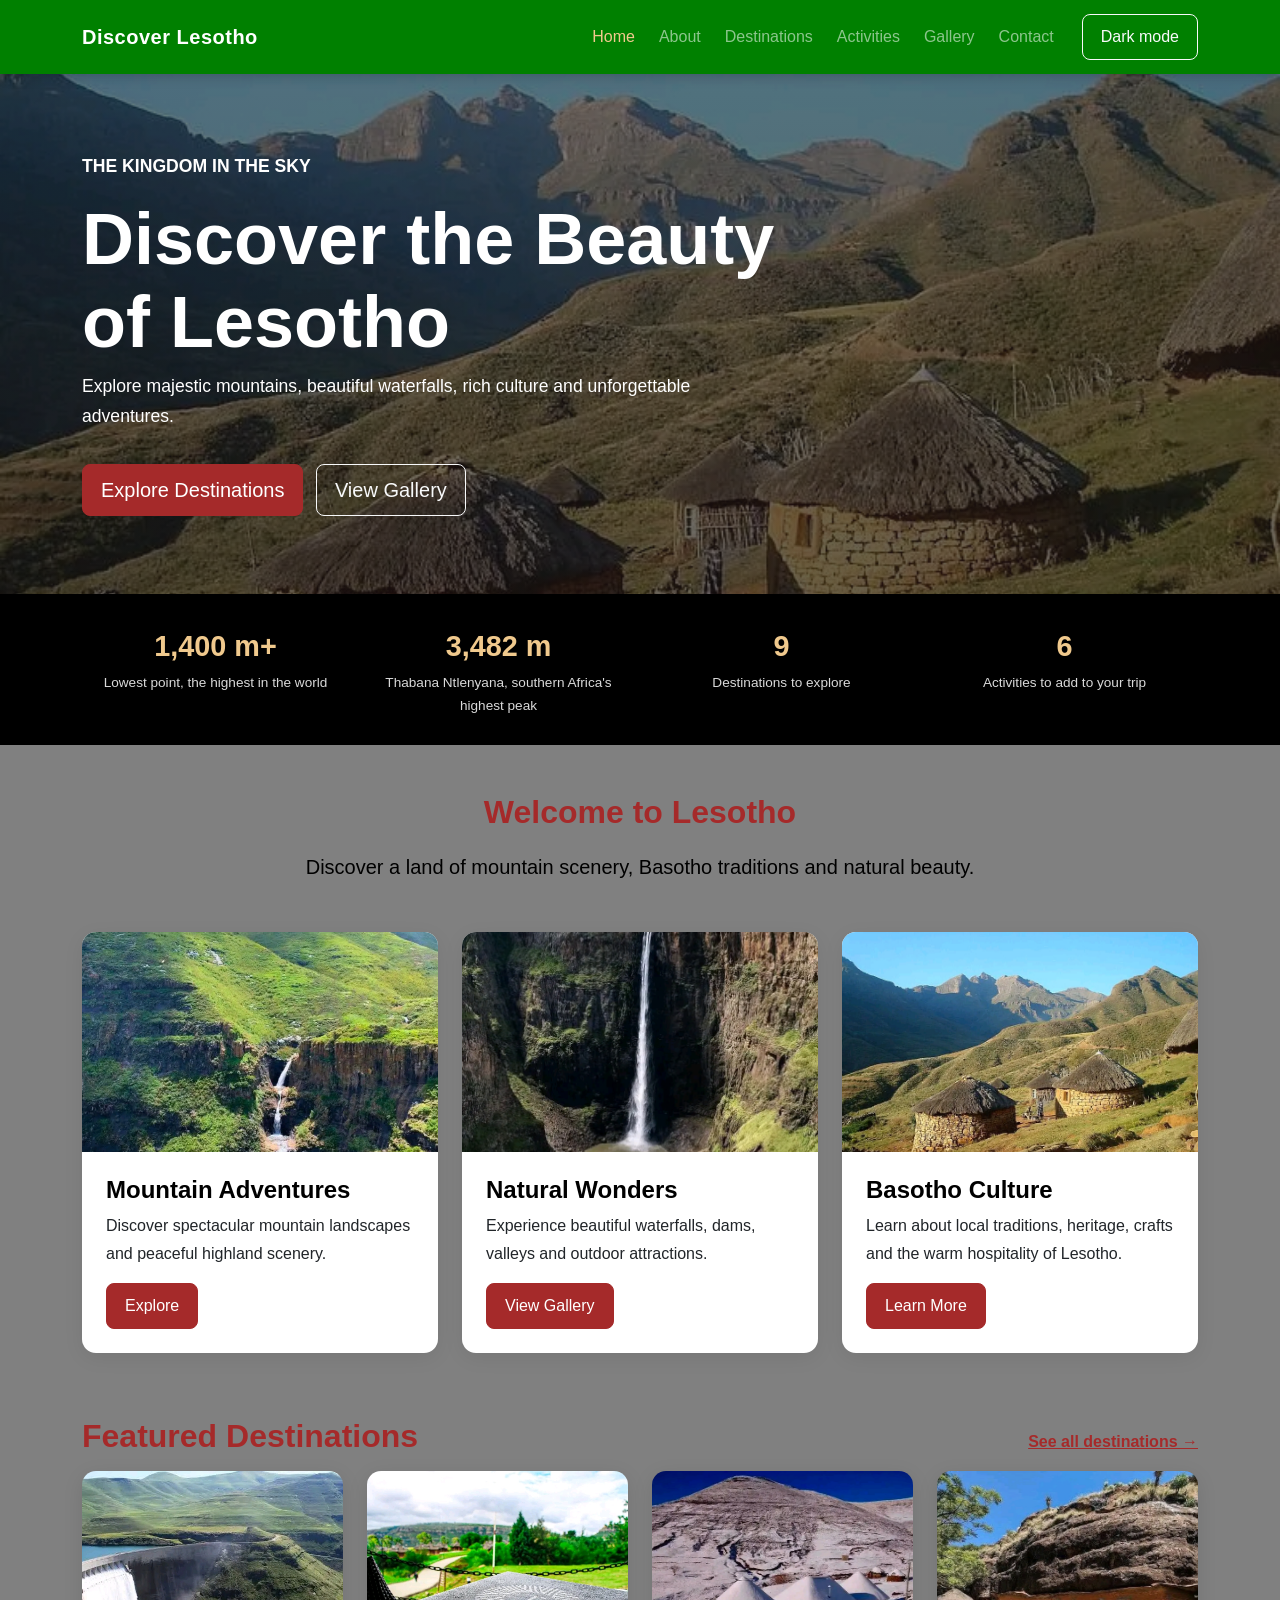
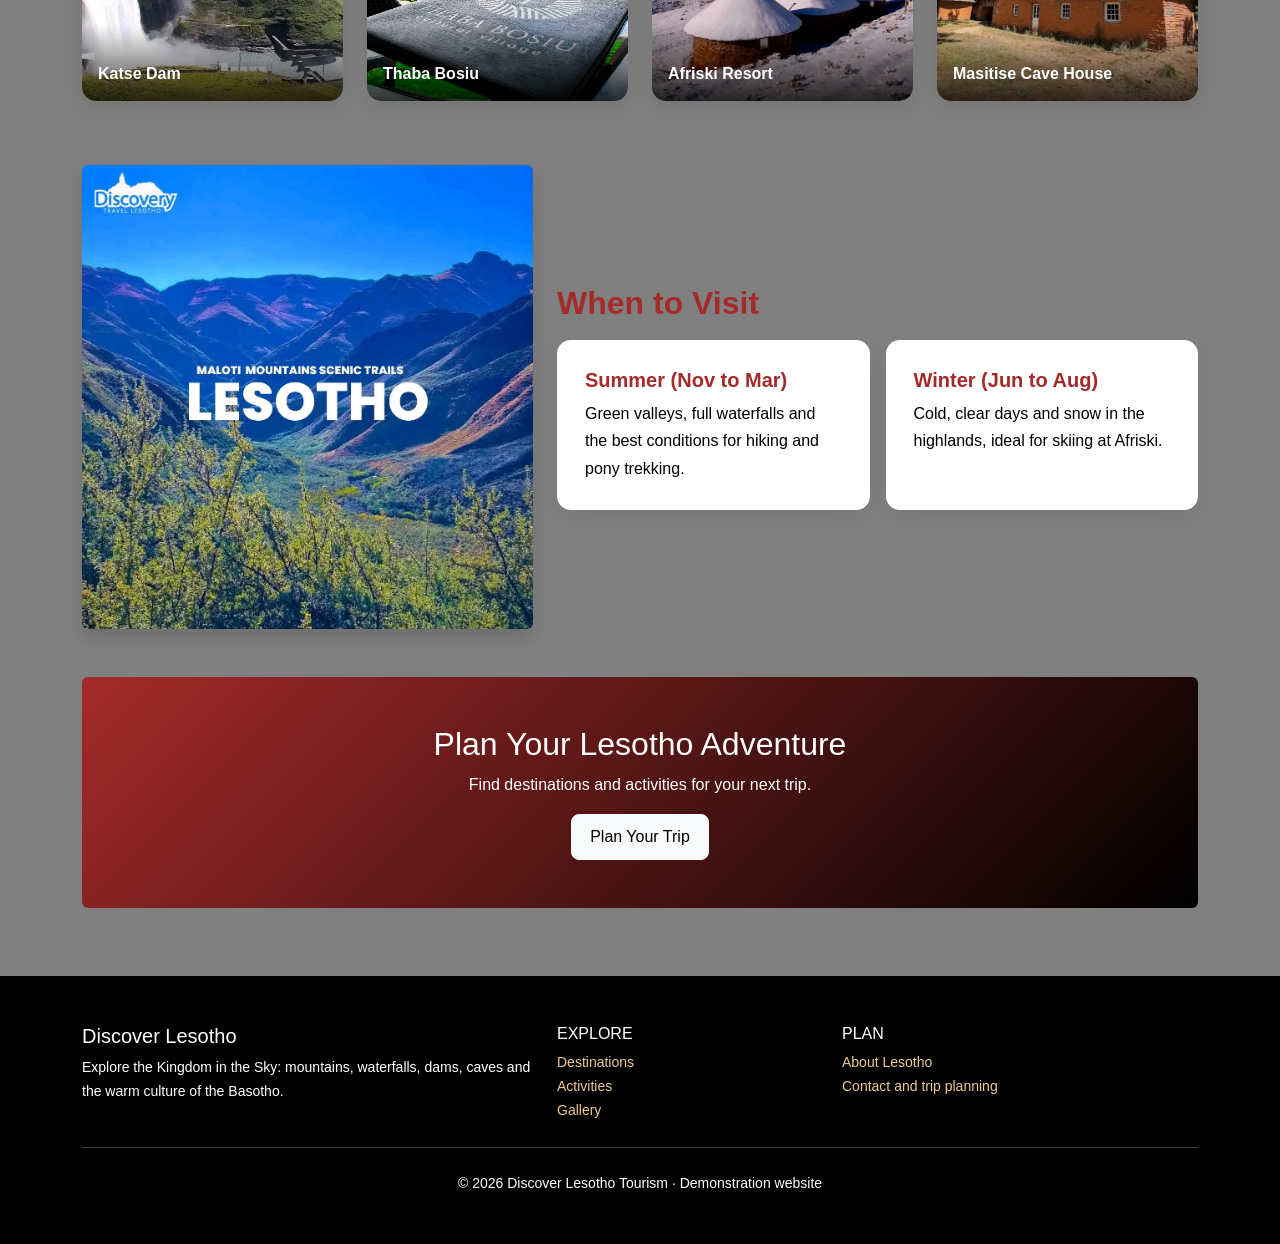
<file: index.html>
<!DOCTYPE html>
<html lang="en">
<head>
    <meta charset="UTF-8">
    <meta name="viewport" content="width=device-width, initial-scale=1.0">
    <title>Discover Lesotho | Home</title>
    <meta name="description" content="Explore Lesotho, the Kingdom in the Sky: mountains, waterfalls, dams, caves and Basotho culture.">
    <link href="https://cdn.jsdelivr.net/npm/bootstrap@5.3.3/dist/css/bootstrap.min.css" rel="stylesheet">
    <link rel="stylesheet" href="style.css">
</head>
<body>
    <a class="visually-hidden-focusable skip-link" href="#main">Skip to content</a>
    <nav class="navbar navbar-expand-lg navbar-dark sticky-top">
        <div class="container">
            <a class="navbar-brand fw-bold" href="index.html">Discover Lesotho</a>
            <button class="navbar-toggler" data-bs-toggle="collapse" data-bs-target="#menu" aria-controls="menu" aria-expanded="false" aria-label="Toggle navigation">
                <span class="navbar-toggler-icon"></span>
            </button>
            <div class="collapse navbar-collapse" id="menu">
                <ul class="navbar-nav ms-auto">
                    <li class="nav-item"><a class="nav-link active" href="index.html" aria-current="page">Home</a></li>
                    <li class="nav-item"><a class="nav-link" href="about.html">About</a></li>
                    <li class="nav-item"><a class="nav-link" href="destinations.html">Destinations</a></li>
                    <li class="nav-item"><a class="nav-link" href="activities.html">Activities</a></li>
                    <li class="nav-item"><a class="nav-link" href="gallery.html">Gallery</a></li>
                    <li class="nav-item"><a class="nav-link" href="contact.html">Contact</a></li>
                </ul>
                <button id="themeToggle" class="btn btn-outline-light ms-lg-3" type="button">Dark mode</button>
            </div>
        </div>
    </nav>

    <header class="hero">
        <div class="hero-content container">
            <p class="text-uppercase fw-bold">The Kingdom in the Sky</p>
            <h1>Discover the Beauty of Lesotho</h1>
            <p>Explore majestic mountains, beautiful waterfalls, rich culture and unforgettable adventures.</p>
            <a href="destinations.html" class="btn btn-primary btn-lg mt-3 me-2">Explore Destinations</a>
            <a href="gallery.html" class="btn btn-outline-light btn-lg mt-3">View Gallery</a>
        </div>
    </header>

    <section class="stats-strip">
        <div class="container">
            <div class="row text-center g-3">
                <div class="col-6 col-md-3">
                    <strong>1,400 m+</strong>
                    <span>Lowest point, the highest in the world</span>
                </div>
                <div class="col-6 col-md-3">
                    <strong>3,482 m</strong>
                    <span>Thabana Ntlenyana, southern Africa's highest peak</span>
                </div>
                <div class="col-6 col-md-3">
                    <strong>9</strong>
                    <span>Destinations to explore</span>
                </div>
                <div class="col-6 col-md-3">
                    <strong>6</strong>
                    <span>Activities to add to your trip</span>
                </div>
            </div>
        </div>
    </section>

    <main id="main" class="container py-5">
        <section class="text-center mb-5">
            <h2 class="section-title">Welcome to Lesotho</h2>
            <p class="lead mx-auto" style="max-width:720px">Discover a land of mountain scenery, Basotho traditions and natural beauty.</p>
        </section>

        <div class="row g-4">
            <div class="col-md-4">
                <div class="card h-100">
                    <img src="Maluti_mountain.jpg" class="card-img-top" alt="Green Maluti mountain valleys with a waterfall" loading="lazy">
                    <div class="card-body">
                        <h3 class="card-title h4">Mountain Adventures</h3>
                        <p class="card-text">Discover spectacular mountain landscapes and peaceful highland scenery.</p>
                        <a href="destinations.html" class="btn btn-primary">Explore</a>
                    </div>
                </div>
            </div>
            <div class="col-md-4">
                <div class="card h-100">
                    <img src="Malitsunyane.jpg" class="card-img-top" alt="Maletsunyane Falls dropping into a gorge" loading="lazy">
                    <div class="card-body">
                        <h3 class="card-title h4">Natural Wonders</h3>
                        <p class="card-text">Experience beautiful waterfalls, dams, valleys and outdoor attractions.</p>
                        <a href="gallery.html" class="btn btn-primary">View Gallery</a>
                    </div>
                </div>
            </div>
            <div class="col-md-4">
                <div class="card h-100">
                    <img src="Basotho_highland.jpg" class="card-img-top" alt="Traditional Basotho stone huts with thatched roofs" loading="lazy">
                    <div class="card-body">
                        <h3 class="card-title h4">Basotho Culture</h3>
                        <p class="card-text">Learn about local traditions, heritage, crafts and the warm hospitality of Lesotho.</p>
                        <a href="about.html" class="btn btn-primary">Learn More</a>
                    </div>
                </div>
            </div>
        </div>

        <section class="mt-5 pt-3">
            <div class="d-flex flex-wrap justify-content-between align-items-end mb-3">
                <h2 class="section-title mb-0">Featured Destinations</h2>
                <a href="destinations.html" class="fw-semibold">See all destinations &rarr;</a>
            </div>
            <div class="row g-4">
                <div class="col-md-6 col-lg-3">
                    <a class="tile" href="destinations.html">
                        <img src="Katse_dam.jpg" alt="Katse Dam wall releasing water" loading="lazy">
                        <span>Katse Dam</span>
                    </a>
                </div>
                <div class="col-md-6 col-lg-3">
                    <a class="tile" href="destinations.html">
                        <img src="Thaba_busiu.jpg" alt="Thaba Bosiu Cultural Village" loading="lazy">
                        <span>Thaba Bosiu</span>
                    </a>
                </div>
                <div class="col-md-6 col-lg-3">
                    <a class="tile" href="destinations.html">
                        <img src="Afriski.jpg" alt="Snow-covered huts at Afriski" loading="lazy">
                        <span>Afriski Resort</span>
                    </a>
                </div>
                <div class="col-md-6 col-lg-3">
                    <a class="tile" href="destinations.html">
                        <img src="Masitise_cave.jpg" alt="Masitise Cave House" loading="lazy">
                        <span>Masitise Cave House</span>
                    </a>
                </div>
            </div>
        </section>

        <section class="mt-5 pt-3">
            <div class="row g-4 align-items-center">
                <div class="col-lg-5">
                    <img src="Lesotho.jpg" class="img-fluid rounded shadow" alt="Maloti Mountains scenic trails" loading="lazy">
                </div>
                <div class="col-lg-7">
                    <h2 class="section-title">When to Visit</h2>
                    <div class="row g-3">
                        <div class="col-sm-6">
                            <div class="info-card">
                                <h3 class="h5">Summer (Nov to Mar)</h3>
                                <p class="mb-0">Green valleys, full waterfalls and the best conditions for hiking and pony trekking.</p>
                            </div>
                        </div>
                        <div class="col-sm-6">
                            <div class="info-card">
                                <h3 class="h5">Winter (Jun to Aug)</h3>
                                <p class="mb-0">Cold, clear days and snow in the highlands, ideal for skiing at Afriski.</p>
                            </div>
                        </div>
                    </div>
                </div>
            </div>
        </section>

        <section class="cta-section text-center mt-5 p-5 rounded">
            <h2>Plan Your Lesotho Adventure</h2>
            <p>Find destinations and activities for your next trip.</p>
            <a href="activities.html" class="btn btn-light">Plan Your Trip</a>
        </section>
    </main>

    <footer class="site-footer p-4 p-md-5">
        <div class="container">
            <div class="row g-4">
                <div class="col-md-5">
                    <h2 class="h5">Discover Lesotho</h2>
                    <p class="mb-0 small">Explore the Kingdom in the Sky: mountains, waterfalls, dams, caves and the warm culture of the Basotho.</p>
                </div>
                <div class="col-6 col-md-3">
                    <h2 class="h6 text-uppercase">Explore</h2>
                    <ul class="list-unstyled small mb-0">
                        <li><a href="destinations.html">Destinations</a></li>
                        <li><a href="activities.html">Activities</a></li>
                        <li><a href="gallery.html">Gallery</a></li>
                    </ul>
                </div>
                <div class="col-6 col-md-4">
                    <h2 class="h6 text-uppercase">Plan</h2>
                    <ul class="list-unstyled small mb-0">
                        <li><a href="about.html">About Lesotho</a></li>
                        <li><a href="contact.html">Contact and trip planning</a></li>
                    </ul>
                </div>
            </div>
            <hr class="border-light opacity-25 my-4">
            <p class="text-center small mb-0">&copy; 2026 Discover Lesotho Tourism &middot; Demonstration website</p>
        </div>
    </footer>

    <button id="backToTop" class="btn btn-primary back-to-top" type="button" aria-label="Back to top" hidden>&uarr;</button>

    <script src="https://cdn.jsdelivr.net/npm/bootstrap@5.3.3/dist/js/bootstrap.bundle.min.js"></script>
    <script src="script.js"></script>
</body>
</html>
</file>
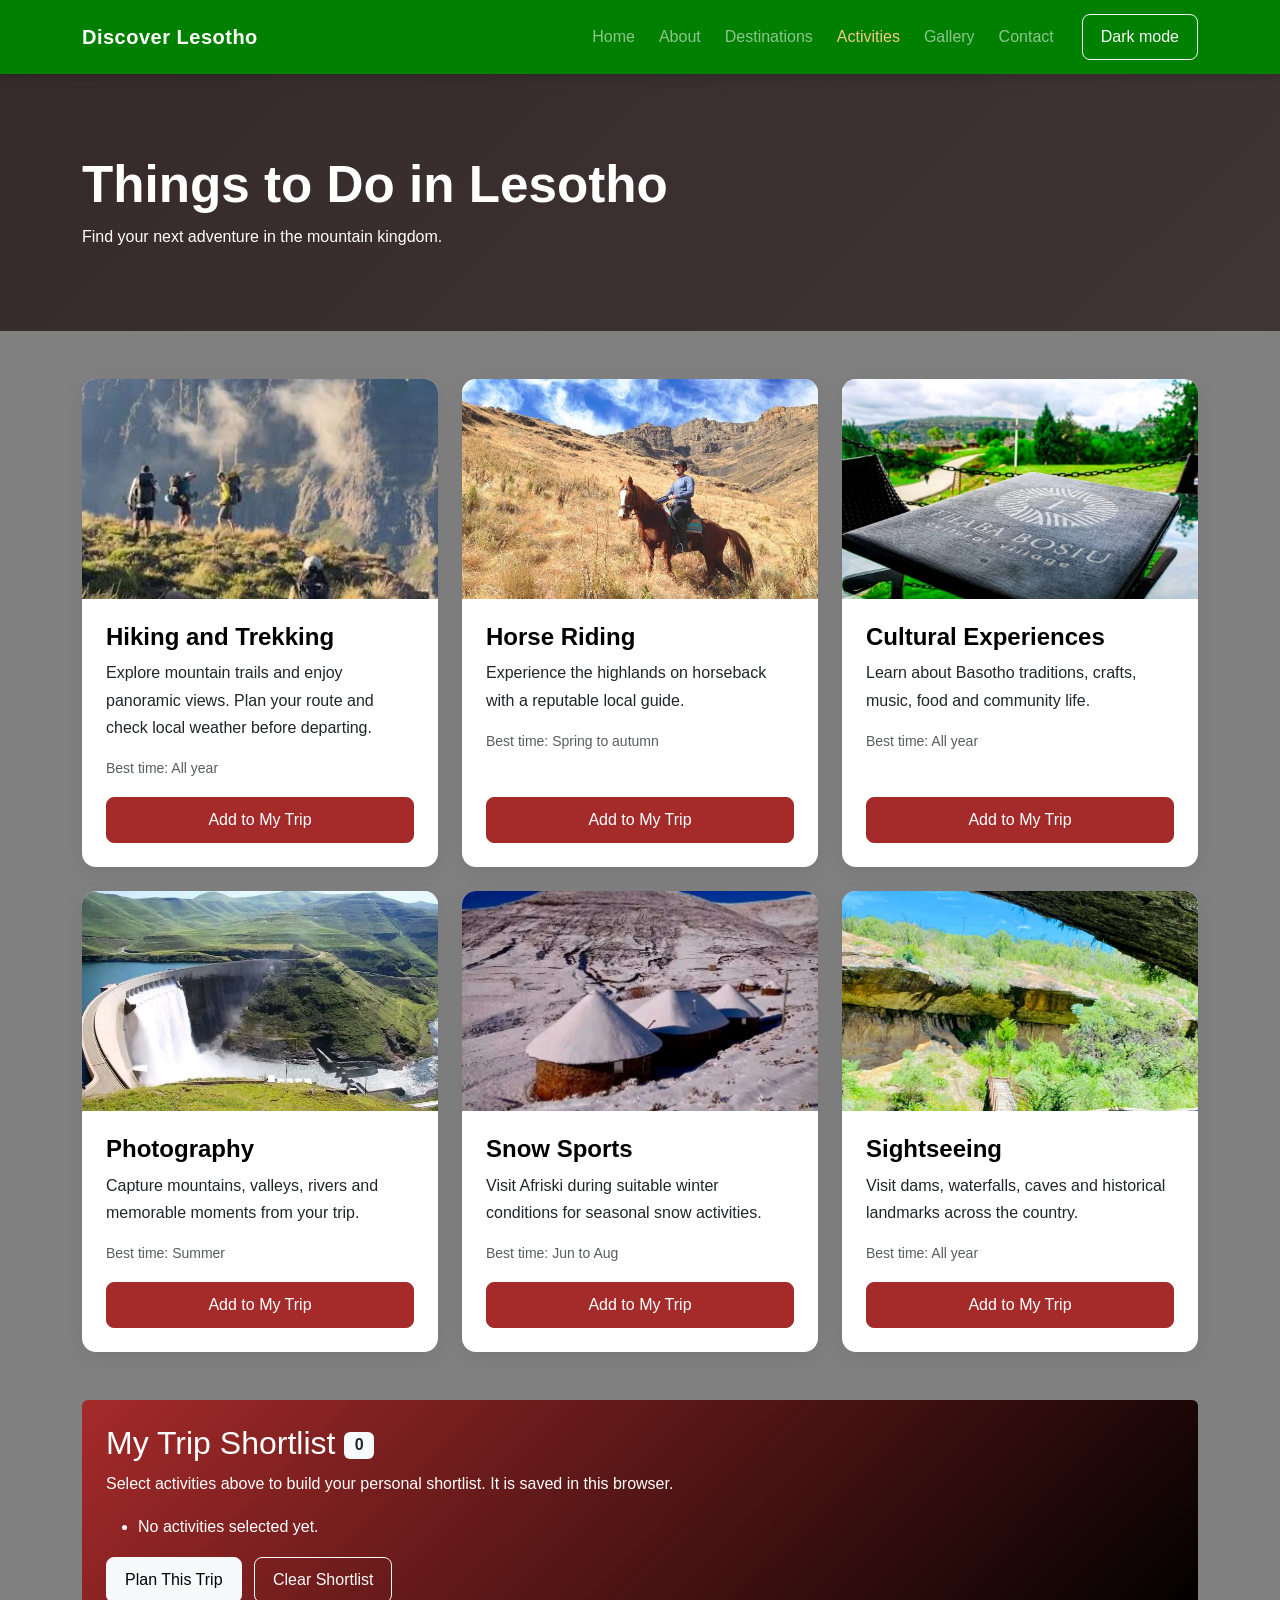
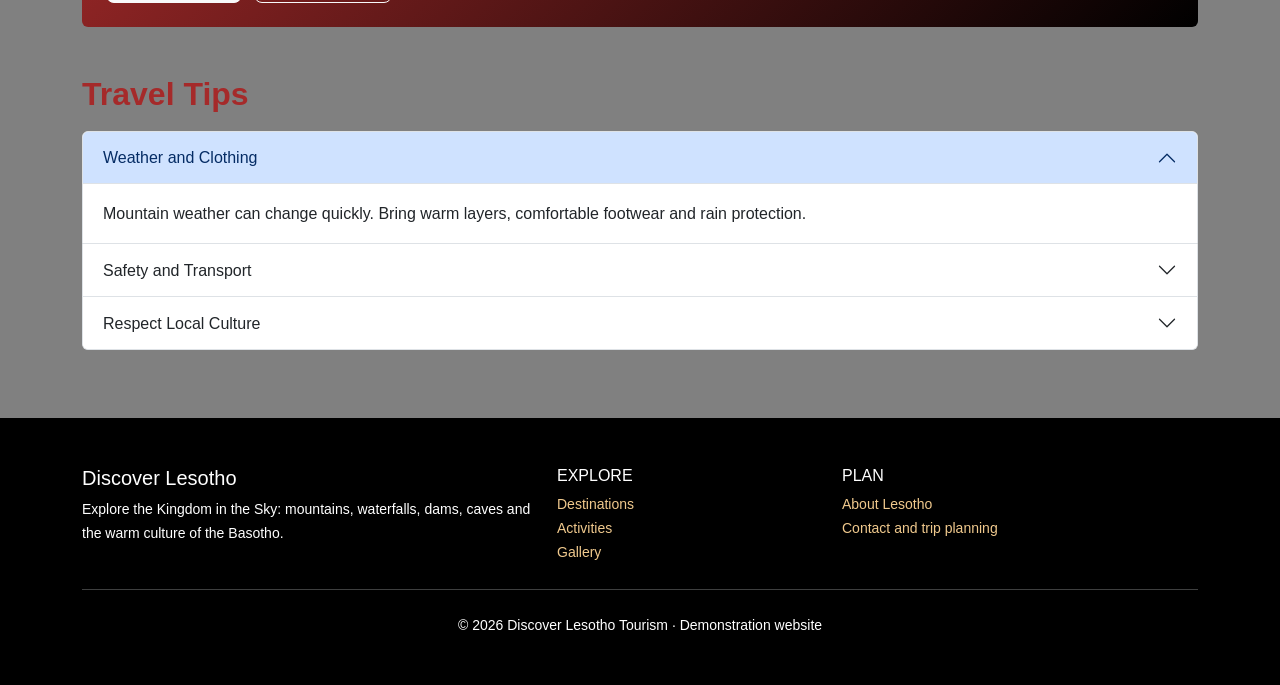
<file: activities.html>
<!DOCTYPE html>
<html lang="en">
<head>
    <meta charset="UTF-8">
    <meta name="viewport" content="width=device-width, initial-scale=1.0">
    <title>Activities | Discover Lesotho</title>
    <meta name="description" content="Hiking, horse riding, culture, photography and snow sports in Lesotho. Build your own trip shortlist.">
    <link href="https://cdn.jsdelivr.net/npm/bootstrap@5.3.3/dist/css/bootstrap.min.css" rel="stylesheet">
    <link rel="stylesheet" href="style.css">
</head>
<body>
    <a class="visually-hidden-focusable skip-link" href="#main">Skip to content</a>
    <nav class="navbar navbar-expand-lg navbar-dark sticky-top" aria-label="Main navigation">
        <div class="container">
            <a class="navbar-brand fw-bold" href="index.html">Discover Lesotho</a>
            <button class="navbar-toggler" type="button" data-bs-toggle="collapse" data-bs-target="#menu" aria-controls="menu" aria-expanded="false" aria-label="Toggle navigation">
                <span class="navbar-toggler-icon"></span>
            </button>
            <div class="collapse navbar-collapse" id="menu">
                <ul class="navbar-nav ms-auto">
                    <li class="nav-item"><a class="nav-link" href="index.html">Home</a></li>
                    <li class="nav-item"><a class="nav-link" href="about.html">About</a></li>
                    <li class="nav-item"><a class="nav-link" href="destinations.html">Destinations</a></li>
                    <li class="nav-item"><a class="nav-link active" href="activities.html" aria-current="page">Activities</a></li>
                    <li class="nav-item"><a class="nav-link" href="gallery.html">Gallery</a></li>
                    <li class="nav-item"><a class="nav-link" href="contact.html">Contact</a></li>
                </ul>
                <button id="themeToggle" class="btn btn-outline-light ms-lg-3" type="button">Dark mode</button>
            </div>
        </div>
    </nav>

    <header class="page-header" style="--header-img: url('images/Afriski.jpg')">
        <div class="container">
            <h1>Things to Do in Lesotho</h1>
            <p class="mb-0">Find your next adventure in the mountain kingdom.</p>
        </div>
    </header>

    <main id="main" class="container py-5">
        <div class="row g-4">
            <div class="col-md-6 col-lg-4">
                <div class="card h-100">
                    <img src="hiking.jpg" class="card-img-top" alt="Hikers with backpacks walking along a grassy mountain ridge toward tall cliffs" loading="lazy">
                    <div class="card-body d-flex flex-column">
                        <h2 class="card-title h4">Hiking and Trekking</h2>
                        <p class="card-text">Explore mountain trails and enjoy panoramic views. Plan your route and check local weather before departing.</p>
                        <p class="small text-muted mb-3">Best time: All year</p>
                        <button class="btn btn-primary add-activity mt-auto" type="button" data-activity="Hiking and Trekking">Add to My Trip</button>
                    </div>
                </div>
            </div>
            <div class="col-md-6 col-lg-4">
                <div class="card h-100">
                    <img src="horse.jpg" class="card-img-top" alt="Rider on a chestnut horse on a dry highland slope" loading="lazy">
                    <div class="card-body d-flex flex-column">
                        <h2 class="card-title h4">Horse Riding</h2>
                        <p class="card-text">Experience the highlands on horseback with a reputable local guide.</p>
                        <p class="small text-muted mb-3">Best time: Spring to autumn</p>
                        <button class="btn btn-primary add-activity mt-auto" type="button" data-activity="Horse Riding">Add to My Trip</button>
                    </div>
                </div>
            </div>
            <div class="col-md-6 col-lg-4">
                <div class="card h-100">
                    <img src="Thaba_busiu.jpg" class="card-img-top" alt="Thaba Bosiu Cultural Village" loading="lazy">
                    <div class="card-body d-flex flex-column">
                        <h2 class="card-title h4">Cultural Experiences</h2>
                        <p class="card-text">Learn about Basotho traditions, crafts, music, food and community life.</p>
                        <p class="small text-muted mb-3">Best time: All year</p>
                        <button class="btn btn-primary add-activity mt-auto" type="button" data-activity="Cultural Experiences">Add to My Trip</button>
                    </div>
                </div>
            </div>
            <div class="col-md-6 col-lg-4">
                <div class="card h-100">
                    <img src="Katse_dam.jpg" class="card-img-top" alt="Katse Dam and green hills" loading="lazy">
                    <div class="card-body d-flex flex-column">
                        <h2 class="card-title h4">Photography</h2>
                        <p class="card-text">Capture mountains, valleys, rivers and memorable moments from your trip.</p>
                        <p class="small text-muted mb-3">Best time: Summer</p>
                        <button class="btn btn-primary add-activity mt-auto" type="button" data-activity="Photography">Add to My Trip</button>
                    </div>
                </div>
            </div>
            <div class="col-md-6 col-lg-4">
                <div class="card h-100">
                    <img src="Afriski.jpg" class="card-img-top" alt="Afriski under snow" loading="lazy">
                    <div class="card-body d-flex flex-column">
                        <h2 class="card-title h4">Snow Sports</h2>
                        <p class="card-text">Visit Afriski during suitable winter conditions for seasonal snow activities.</p>
                        <p class="small text-muted mb-3">Best time: Jun to Aug</p>
                        <button class="btn btn-primary add-activity mt-auto" type="button" data-activity="Snow Sports">Add to My Trip</button>
                    </div>
                </div>
            </div>
            <div class="col-md-6 col-lg-4">
                <div class="card h-100">
                    <img src="Liphofung.jpg" class="card-img-top" alt="Liphofung Cave rock shelter" loading="lazy">
                    <div class="card-body d-flex flex-column">
                        <h2 class="card-title h4">Sightseeing</h2>
                        <p class="card-text">Visit dams, waterfalls, caves and historical landmarks across the country.</p>
                        <p class="small text-muted mb-3">Best time: All year</p>
                        <button class="btn btn-primary add-activity mt-auto" type="button" data-activity="Sightseeing">Add to My Trip</button>
                    </div>
                </div>
            </div>
        </div>

        <section class="cta-section mt-5 p-4 rounded" aria-labelledby="shortlistTitle">
            <h2 id="shortlistTitle">My Trip Shortlist <span id="tripCount" class="badge bg-light text-dark align-middle fs-6">0</span></h2>
            <p>Select activities above to build your personal shortlist. It is saved in this browser.</p>
            <p id="tripNotice" class="small fw-semibold" aria-live="polite"></p>
            <ul id="tripList" class="mb-3">
                <li>No activities selected yet.</li>
            </ul>
            <a href="contact.html" class="btn btn-light me-2">Plan This Trip</a>
            <button id="clearTrip" class="btn btn-outline-light" type="button">Clear Shortlist</button>
        </section>

        <section class="mt-5">
            <h2 class="section-title">Travel Tips</h2>
            <div class="accordion" id="travelTips">
                <div class="accordion-item">
                    <h3 class="accordion-header"><button class="accordion-button" type="button" data-bs-toggle="collapse" data-bs-target="#tipOne" aria-expanded="true" aria-controls="tipOne">Weather and Clothing</button></h3>
                    <div id="tipOne" class="accordion-collapse collapse show" data-bs-parent="#travelTips">
                        <div class="accordion-body">Mountain weather can change quickly. Bring warm layers, comfortable footwear and rain protection.</div>
                    </div>
                </div>
                <div class="accordion-item">
                    <h3 class="accordion-header"><button class="accordion-button collapsed" type="button" data-bs-toggle="collapse" data-bs-target="#tipTwo" aria-expanded="false" aria-controls="tipTwo">Safety and Transport</button></h3>
                    <div id="tipTwo" class="accordion-collapse collapse" data-bs-parent="#travelTips">
                        <div class="accordion-body">Check road conditions, use suitable transport and consider a local guide for remote routes.</div>
                    </div>
                </div>
                <div class="accordion-item">
                    <h3 class="accordion-header"><button class="accordion-button collapsed" type="button" data-bs-toggle="collapse" data-bs-target="#tipThree" aria-expanded="false" aria-controls="tipThree">Respect Local Culture</button></h3>
                    <div id="tipThree" class="accordion-collapse collapse" data-bs-parent="#travelTips">
                        <div class="accordion-body">Ask permission before photographing people and respect community customs and private property.</div>
                    </div>
                </div>
            </div>
        </section>
    </main>

    <footer class="site-footer p-4 p-md-5">
        <div class="container">
            <div class="row g-4">
                <div class="col-md-5">
                    <h2 class="h5">Discover Lesotho</h2>
                    <p class="mb-0 small">Explore the Kingdom in the Sky: mountains, waterfalls, dams, caves and the warm culture of the Basotho.</p>
                </div>
                <div class="col-6 col-md-3">
                    <h2 class="h6 text-uppercase">Explore</h2>
                    <ul class="list-unstyled small mb-0">
                        <li><a href="destinations.html">Destinations</a></li>
                        <li><a href="activities.html">Activities</a></li>
                        <li><a href="gallery.html">Gallery</a></li>
                    </ul>
                </div>
                <div class="col-6 col-md-4">
                    <h2 class="h6 text-uppercase">Plan</h2>
                    <ul class="list-unstyled small mb-0">
                        <li><a href="about.html">About Lesotho</a></li>
                        <li><a href="contact.html">Contact and trip planning</a></li>
                    </ul>
                </div>
            </div>
            <hr class="border-light opacity-25 my-4">
            <p class="text-center small mb-0">&copy; 2026 Discover Lesotho Tourism &middot; Demonstration website</p>
        </div>
    </footer>

    <button id="backToTop" class="btn btn-primary back-to-top" type="button" aria-label="Back to top" hidden>&uarr;</button>

    <script src="https://cdn.jsdelivr.net/npm/bootstrap@5.3.3/dist/js/bootstrap.bundle.min.js"></script>
    <script src="script.js"></script>
</body>
</html>
</file>
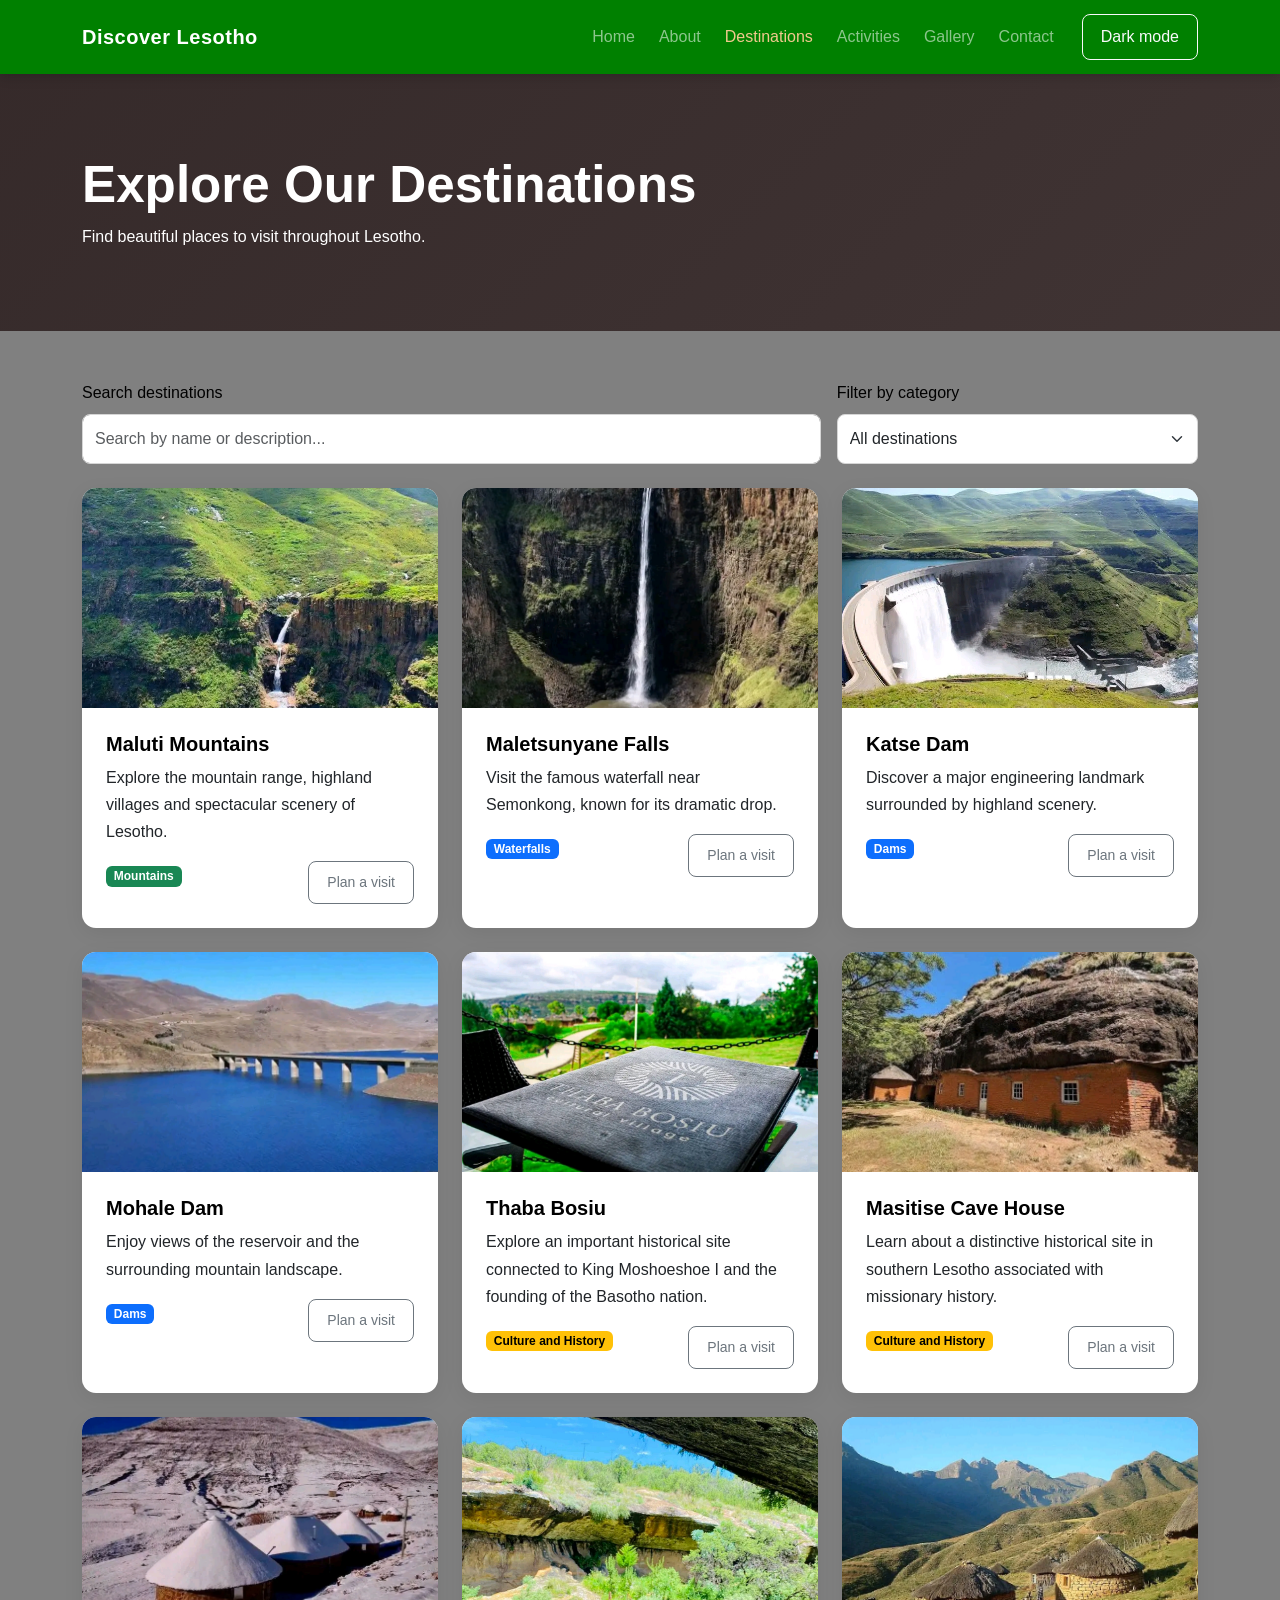
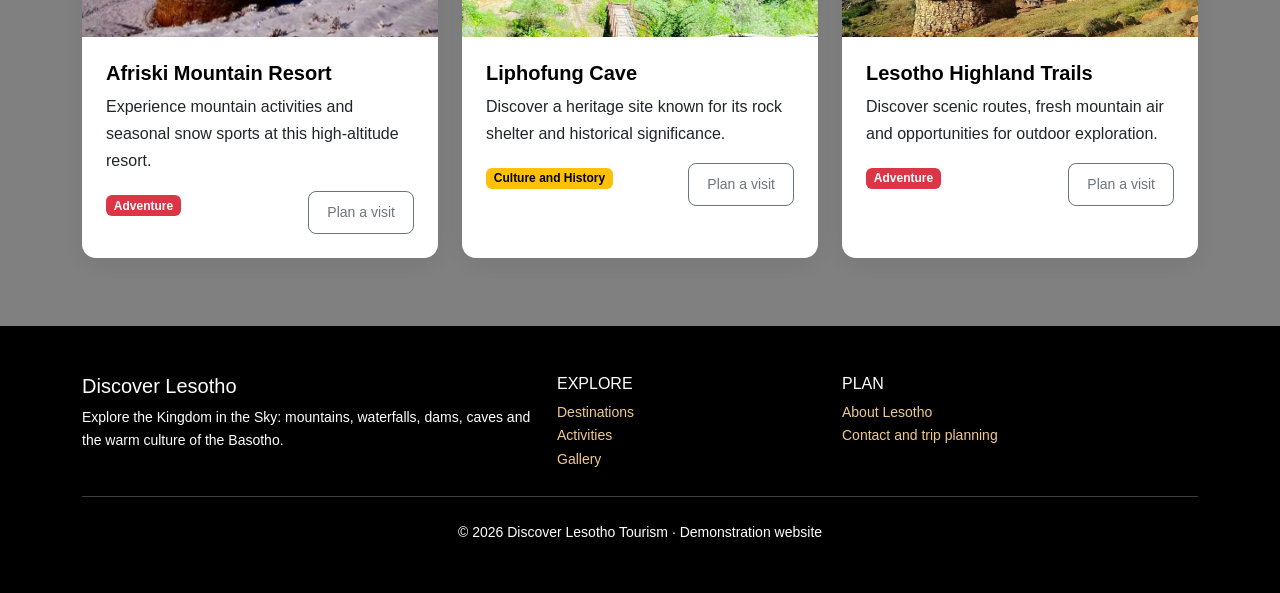
<file: destinations.html>
<!DOCTYPE html>
<html lang="en">
<head>
    <meta charset="UTF-8">
    <meta name="viewport" content="width=device-width, initial-scale=1.0">
    <title>Destinations | Discover Lesotho</title>
    <meta name="description" content="Mountains, waterfalls, dams, caves and heritage sites to visit in Lesotho.">
    <link href="https://cdn.jsdelivr.net/npm/bootstrap@5.3.3/dist/css/bootstrap.min.css" rel="stylesheet">
    <link rel="stylesheet" href="style.css">
</head>
<body>
    <a class="visually-hidden-focusable skip-link" href="#main">Skip to content</a>
    <nav class="navbar navbar-expand-lg navbar-dark sticky-top" aria-label="Main navigation">
        <div class="container">
            <a class="navbar-brand fw-bold" href="index.html">Discover Lesotho</a>
            <button class="navbar-toggler" type="button" data-bs-toggle="collapse" data-bs-target="#menu" aria-controls="menu" aria-expanded="false" aria-label="Toggle navigation">
                <span class="navbar-toggler-icon"></span>
            </button>
            <div class="collapse navbar-collapse" id="menu">
                <ul class="navbar-nav ms-auto">
                    <li class="nav-item"><a class="nav-link" href="index.html">Home</a></li>
                    <li class="nav-item"><a class="nav-link" href="about.html">About</a></li>
                    <li class="nav-item"><a class="nav-link active" href="destinations.html" aria-current="page">Destinations</a></li>
                    <li class="nav-item"><a class="nav-link" href="activities.html">Activities</a></li>
                    <li class="nav-item"><a class="nav-link" href="gallery.html">Gallery</a></li>
                    <li class="nav-item"><a class="nav-link" href="contact.html">Contact</a></li>
                </ul>
                <button id="themeToggle" class="btn btn-outline-light ms-lg-3" type="button">Dark mode</button>
            </div>
        </div>
    </nav>

    <header class="page-header" style="--header-img: url('images/Maluti_mountain.jpg')">
        <div class="container">
            <h1>Explore Our Destinations</h1>
            <p class="mb-0">Find beautiful places to visit throughout Lesotho.</p>
        </div>
    </header>


    <main id="main" class="container py-5">
        <div class="row g-3 mb-4">
            <div class="col-md-8">
                <label for="destinationSearch" class="form-label">Search destinations</label>
                <input type="search" id="destinationSearch" class="form-control" placeholder="Search by name or description...">
            </div>
            <div class="col-md-4">
                <label for="categoryFilter" class="form-label">Filter by category</label>
                <select id="categoryFilter" class="form-select">
                    <option value="all">All destinations</option>
                    <option value="mountain">Mountains</option>
                    <option value="water">Dams and Waterfalls</option>
                    <option value="culture">Culture and History</option>
                    <option value="adventure">Adventure</option>
                </select>
            </div>
        </div>

        <p id="resultsCount" class="text-muted mb-4" aria-live="polite"></p>

        <div class="row g-4" id="destinationList">
            <div class="col-md-6 col-lg-4 destination-item" data-category="mountain">
                <div class="card h-100">
                    <img src="Maluti_mountain.jpg" class="card-img-top" alt="Green Maluti mountain valleys" loading="lazy">
                    <div class="card-body">
                        <h2 class="card-title h5">Maluti Mountains</h2>
                        <p class="card-text">Explore the mountain range, highland villages and spectacular scenery of Lesotho.</p>
                        <span class="badge text-bg-success">Mountains</span>
                        <a href="contact.html" class="btn btn-sm btn-outline-secondary float-end">Plan a visit</a>
                    </div>
                </div>
            </div>
            <div class="col-md-6 col-lg-4 destination-item" data-category="water">
                <div class="card h-100">
                    <img src="Malitsunyane.jpg" class="card-img-top" alt="Maletsunyane Falls in a deep gorge" loading="lazy">
                    <div class="card-body">
                        <h2 class="card-title h5">Maletsunyane Falls</h2>
                        <p class="card-text">Visit the famous waterfall near Semonkong, known for its dramatic drop.</p>
                        <span class="badge text-bg-primary">Waterfalls</span>
                        <a href="contact.html" class="btn btn-sm btn-outline-secondary float-end">Plan a visit</a>
                    </div>
                </div>
            </div>
            <div class="col-md-6 col-lg-4 destination-item" data-category="water">
                <div class="card h-100">
                    <img src="Katse_dam.jpg" class="card-img-top" alt="Katse Dam wall releasing water" loading="lazy">
                    <div class="card-body">
                        <h2 class="card-title h5">Katse Dam</h2>
                        <p class="card-text">Discover a major engineering landmark surrounded by highland scenery.</p>
                        <span class="badge text-bg-primary">Dams</span>
                        <a href="contact.html" class="btn btn-sm btn-outline-secondary float-end">Plan a visit</a>
                    </div>
                </div>
            </div>
            <div class="col-md-6 col-lg-4 destination-item" data-category="water">
                <div class="card h-100">
                    <img src="Mohale_dam.jpg" class="card-img-top" alt="Mohale Dam reservoir with a bridge" loading="lazy">
                    <div class="card-body">
                        <h2 class="card-title h5">Mohale Dam</h2>
                        <p class="card-text">Enjoy views of the reservoir and the surrounding mountain landscape.</p>
                        <span class="badge text-bg-primary">Dams</span>
                        <a href="contact.html" class="btn btn-sm btn-outline-secondary float-end">Plan a visit</a>
                    </div>
                </div>
            </div>
            <div class="col-md-6 col-lg-4 destination-item" data-category="culture">
                <div class="card h-100">
                    <img src="Thaba_busiu.jpg" class="card-img-top" alt="Thaba Bosiu Cultural Village" loading="lazy">
                    <div class="card-body">
                        <h2 class="card-title h5">Thaba Bosiu</h2>
                        <p class="card-text">Explore an important historical site connected to King Moshoeshoe I and the founding of the Basotho nation.</p>
                        <span class="badge text-bg-warning">Culture and History</span>
                        <a href="contact.html" class="btn btn-sm btn-outline-secondary float-end">Plan a visit</a>
                    </div>
                </div>
            </div>
            <div class="col-md-6 col-lg-4 destination-item" data-category="culture">
                <div class="card h-100">
                    <img src="Masitise_cave.jpg" class="card-img-top" alt="Masitise Cave House built under a rock overhang" loading="lazy">
                    <div class="card-body">
                        <h2 class="card-title h5">Masitise Cave House</h2>
                        <p class="card-text">Learn about a distinctive historical site in southern Lesotho associated with missionary history.</p>
                        <span class="badge text-bg-warning">Culture and History</span>
                        <a href="contact.html" class="btn btn-sm btn-outline-secondary float-end">Plan a visit</a>
                    </div>
                </div>
            </div>
            <div class="col-md-6 col-lg-4 destination-item" data-category="adventure">
                <div class="card h-100">
                    <img src="Afriski.jpg" class="card-img-top" alt="Snow-covered rondavels at Afriski" loading="lazy">
                    <div class="card-body">
                        <h2 class="card-title h5">Afriski Mountain Resort</h2>
                        <p class="card-text">Experience mountain activities and seasonal snow sports at this high-altitude resort.</p>
                        <span class="badge text-bg-danger">Adventure</span>
                        <a href="contact.html" class="btn btn-sm btn-outline-secondary float-end">Plan a visit</a>
                    </div>
                </div>
            </div>
            <div class="col-md-6 col-lg-4 destination-item" data-category="culture">
                <div class="card h-100">
                    <img src="Liphofung.jpg" class="card-img-top" alt="Liphofung Cave rock shelter" loading="lazy">
                    <div class="card-body">
                        <h2 class="card-title h5">Liphofung Cave</h2>
                        <p class="card-text">Discover a heritage site known for its rock shelter and historical significance.</p>
                        <span class="badge text-bg-warning">Culture and History</span>
                        <a href="contact.html" class="btn btn-sm btn-outline-secondary float-end">Plan a visit</a>
                    </div>
                </div>
            </div>
            <div class="col-md-6 col-lg-4 destination-item" data-category="adventure">
                <div class="card h-100">
                    <img src="Basotho_highland.jpg" class="card-img-top" alt="Basotho stone huts in the highlands" loading="lazy">
                    <div class="card-body">
                        <h2 class="card-title h5">Lesotho Highland Trails</h2>
                        <p class="card-text">Discover scenic routes, fresh mountain air and opportunities for outdoor exploration.</p>
                        <span class="badge text-bg-danger">Adventure</span>
                        <a href="contact.html" class="btn btn-sm btn-outline-secondary float-end">Plan a visit</a>
                    </div>
                </div>
            </div>
        </div>

        <div id="noResults" class="alert alert-info mt-4" hidden>
            No destinations match your search. Try another name or category.
        </div>
    </main>

    <footer class="site-footer p-4 p-md-5">
        <div class="container">
            <div class="row g-4">
                <div class="col-md-5">
                    <h2 class="h5">Discover Lesotho</h2>
                    <p class="mb-0 small">Explore the Kingdom in the Sky: mountains, waterfalls, dams, caves and the warm culture of the Basotho.</p>
                </div>
                <div class="col-6 col-md-3">
                    <h2 class="h6 text-uppercase">Explore</h2>
                    <ul class="list-unstyled small mb-0">
                        <li><a href="destinations.html">Destinations</a></li>
                        <li><a href="activities.html">Activities</a></li>
                        <li><a href="gallery.html">Gallery</a></li>
                    </ul>
                </div>
                <div class="col-6 col-md-4">
                    <h2 class="h6 text-uppercase">Plan</h2>
                    <ul class="list-unstyled small mb-0">
                        <li><a href="about.html">About Lesotho</a></li>
                        <li><a href="contact.html">Contact and trip planning</a></li>
                    </ul>
                </div>
            </div>
            <hr class="border-light opacity-25 my-4">
            <p class="text-center small mb-0">&copy; 2026 Discover Lesotho Tourism &middot; Demonstration website</p>
        </div>
    </footer>

    <button id="backToTop" class="btn btn-primary back-to-top" type="button" aria-label="Back to top" hidden>&uarr;</button>

    <script src="https://cdn.jsdelivr.net/npm/bootstrap@5.3.3/dist/js/bootstrap.bundle.min.js"></script>
    <script src="script.js"></script>
</body>
</html>
</file>
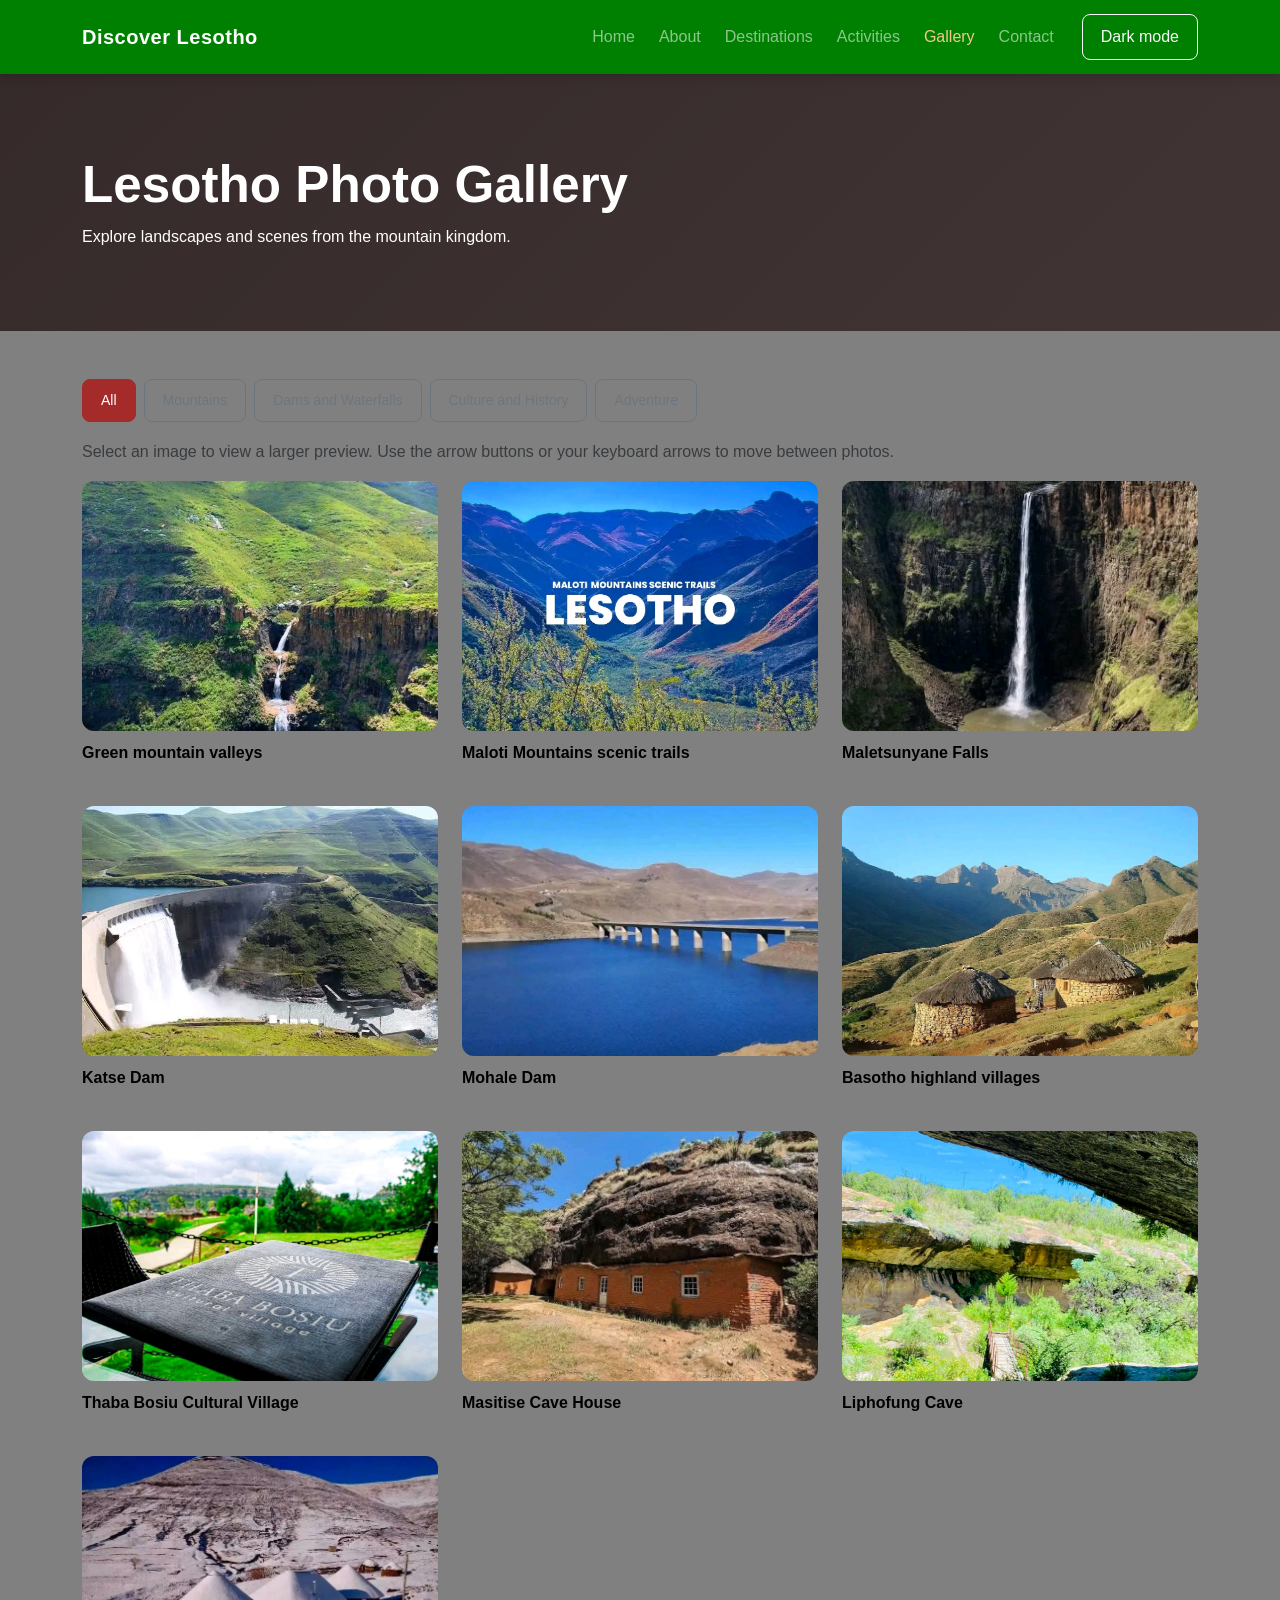
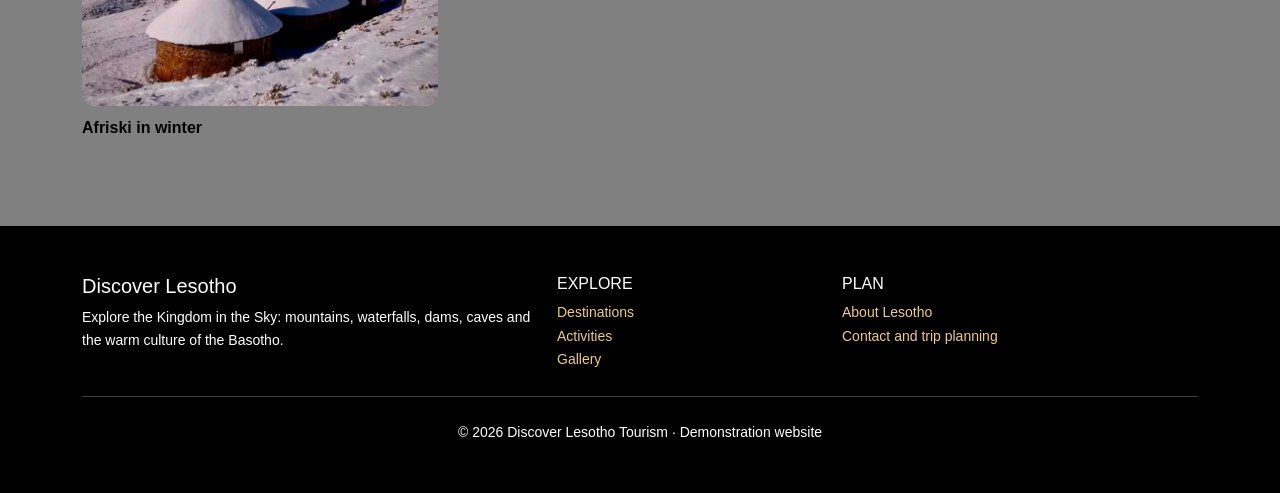
<file: gallery.html>
<!DOCTYPE html>
<html lang="en">
<head>
    <meta charset="UTF-8">
    <meta name="viewport" content="width=device-width, initial-scale=1.0">
    <title>Gallery | Discover Lesotho</title>
    <meta name="description" content="Photo gallery of Lesotho: mountains, waterfalls, dams, caves and Basotho villages.">
    <link href="https://cdn.jsdelivr.net/npm/bootstrap@5.3.3/dist/css/bootstrap.min.css" rel="stylesheet">
    <link rel="stylesheet" href="style.css">
</head>
<body>
    <a class="visually-hidden-focusable skip-link" href="#main">Skip to content</a>
    <nav class="navbar navbar-expand-lg navbar-dark sticky-top" aria-label="Main navigation">
        <div class="container">
            <a class="navbar-brand fw-bold" href="index.html">Discover Lesotho</a>
            <button class="navbar-toggler" type="button" data-bs-toggle="collapse" data-bs-target="#menu" aria-controls="menu" aria-expanded="false" aria-label="Toggle navigation">
                <span class="navbar-toggler-icon"></span>
            </button>
            <div class="collapse navbar-collapse" id="menu">
                <ul class="navbar-nav ms-auto">
                    <li class="nav-item"><a class="nav-link" href="index.html">Home</a></li>
                    <li class="nav-item"><a class="nav-link" href="about.html">About</a></li>
                    <li class="nav-item"><a class="nav-link" href="destinations.html">Destinations</a></li>
                    <li class="nav-item"><a class="nav-link" href="activities.html">Activities</a></li>
                    <li class="nav-item"><a class="nav-link active" href="gallery.html" aria-current="page">Gallery</a></li>
                    <li class="nav-item"><a class="nav-link" href="contact.html">Contact</a></li>
                </ul>
                <button id="themeToggle" class="btn btn-outline-light ms-lg-3" type="button">Dark mode</button>
            </div>
        </div>
    </nav>

    <header class="page-header" style="--header-img: url('images/Katse_dam.jpg')">
        <div class="container">
            <h1>Lesotho Photo Gallery</h1>
            <p class="mb-0">Explore landscapes and scenes from the mountain kingdom.</p>
        </div>
    </header>

    <main id="main" class="container py-5">
        <div class="d-flex flex-wrap gap-2 mb-3" role="group" aria-label="Filter gallery">
            <button class="btn btn-primary btn-sm gallery-filter" data-filter="all" type="button">All</button>
            <button class="btn btn-outline-secondary btn-sm gallery-filter" data-filter="mountain" type="button">Mountains</button>
            <button class="btn btn-outline-secondary btn-sm gallery-filter" data-filter="water" type="button">Dams and Waterfalls</button>
            <button class="btn btn-outline-secondary btn-sm gallery-filter" data-filter="culture" type="button">Culture and History</button>
            <button class="btn btn-outline-secondary btn-sm gallery-filter" data-filter="adventure" type="button">Adventure</button>
        </div>
        <p class="text-muted">Select an image to view a larger preview. Use the arrow buttons or your keyboard arrows to move between photos.</p>
        <div class="row g-4" id="galleryGrid">
            <div class="col-6 col-lg-4 gallery-item" data-category="mountain">
                <button class="gallery-image" type="button" data-bs-toggle="modal" data-bs-target="#imageModal" data-image="images/Maluti_mountain.jpg" data-caption="Green mountain valleys" aria-label="View Green mountain valleys">
                    <img src="Maluti_mountain.jpg" alt="Green mountain valleys" loading="lazy">
                </button>
                <p class="mt-2 fw-semibold">Green mountain valleys</p>
            </div>
            <div class="col-6 col-lg-4 gallery-item" data-category="mountain">
                <button class="gallery-image" type="button" data-bs-toggle="modal" data-bs-target="#imageModal" data-image="images/Lesotho.jpg" data-caption="Maloti Mountains scenic trails" aria-label="View Maloti Mountains scenic trails">
                    <img src="Lesotho.jpg" alt="Maloti Mountains scenic trails" loading="lazy">
                </button>
                <p class="mt-2 fw-semibold">Maloti Mountains scenic trails</p>
            </div>
            <div class="col-6 col-lg-4 gallery-item" data-category="water">
                <button class="gallery-image" type="button" data-bs-toggle="modal" data-bs-target="#imageModal" data-image="images/Malitsunyane.jpg" data-caption="Maletsunyane Falls" aria-label="View Maletsunyane Falls">
                    <img src="Malitsunyane.jpg" alt="Maletsunyane Falls" loading="lazy">
                </button>
                <p class="mt-2 fw-semibold">Maletsunyane Falls</p>
            </div>
            <div class="col-6 col-lg-4 gallery-item" data-category="water">
                <button class="gallery-image" type="button" data-bs-toggle="modal" data-bs-target="#imageModal" data-image="images/Katse_dam.jpg" data-caption="Katse Dam" aria-label="View Katse Dam">
                    <img src="Katse_dam.jpg" alt="Katse Dam" loading="lazy">
                </button>
                <p class="mt-2 fw-semibold">Katse Dam</p>
            </div>
            <div class="col-6 col-lg-4 gallery-item" data-category="water">
                <button class="gallery-image" type="button" data-bs-toggle="modal" data-bs-target="#imageModal" data-image="images/Mohale_dam.jpg" data-caption="Mohale Dam" aria-label="View Mohale Dam">
                    <img src="Mohale_dam.jpg" alt="Mohale Dam" loading="lazy">
                </button>
                <p class="mt-2 fw-semibold">Mohale Dam</p>
            </div>
            <div class="col-6 col-lg-4 gallery-item" data-category="culture">
                <button class="gallery-image" type="button" data-bs-toggle="modal" data-bs-target="#imageModal" data-image="images/Basotho_highland.jpg" data-caption="Basotho highland villages" aria-label="View Basotho highland villages">
                    <img src="Basotho_highland.jpg" alt="Basotho highland villages" loading="lazy">
                </button>
                <p class="mt-2 fw-semibold">Basotho highland villages</p>
            </div>
            <div class="col-6 col-lg-4 gallery-item" data-category="culture">
                <button class="gallery-image" type="button" data-bs-toggle="modal" data-bs-target="#imageModal" data-image="images/Thaba_busiu.jpg" data-caption="Thaba Bosiu Cultural Village" aria-label="View Thaba Bosiu Cultural Village">
                    <img src="Thaba_busiu.jpg" alt="Thaba Bosiu Cultural Village" loading="lazy">
                </button>
                <p class="mt-2 fw-semibold">Thaba Bosiu Cultural Village</p>
            </div>
            <div class="col-6 col-lg-4 gallery-item" data-category="culture">
                <button class="gallery-image" type="button" data-bs-toggle="modal" data-bs-target="#imageModal" data-image="images/Masitise_cave.jpg" data-caption="Masitise Cave House" aria-label="View Masitise Cave House">
                    <img src="Masitise_cave.jpg" alt="Masitise Cave House" loading="lazy">
                </button>
                <p class="mt-2 fw-semibold">Masitise Cave House</p>
            </div>
            <div class="col-6 col-lg-4 gallery-item" data-category="culture">
                <button class="gallery-image" type="button" data-bs-toggle="modal" data-bs-target="#imageModal" data-image="images/Liphofung.jpg" data-caption="Liphofung Cave" aria-label="View Liphofung Cave">
                    <img src="Liphofung.jpg" alt="Liphofung Cave" loading="lazy">
                </button>
                <p class="mt-2 fw-semibold">Liphofung Cave</p>
            </div>
            <div class="col-6 col-lg-4 gallery-item" data-category="adventure">
                <button class="gallery-image" type="button" data-bs-toggle="modal" data-bs-target="#imageModal" data-image="images/Afriski.jpg" data-caption="Afriski in winter" aria-label="View Afriski in winter">
                    <img src="Afriski.jpg" alt="Afriski in winter" loading="lazy">
                </button>
                <p class="mt-2 fw-semibold">Afriski in winter</p>
            </div>
        </div>
    </main>

    <div class="modal fade" id="imageModal" tabindex="-1" aria-labelledby="modalCaption" aria-hidden="true">
        <div class="modal-dialog modal-dialog-centered modal-lg">
            <div class="modal-content">
                <div class="modal-header">
                    <h2 class="modal-title fs-5" id="modalCaption">Gallery Image</h2>
                    <button type="button" class="btn-close" data-bs-dismiss="modal" aria-label="Close"></button>
                </div>
                <div class="modal-body text-center">
                    <img id="modalImage" src="[data-uri]" class="img-fluid rounded" alt="" width="800" height="600">
                </div>
                <div class="modal-footer justify-content-between">
                    <button type="button" id="prevImage" class="btn btn-outline-secondary">&larr; Previous</button>
                    <span id="modalCounter" class="small text-muted"></span>
                    <button type="button" id="nextImage" class="btn btn-outline-secondary">Next &rarr;</button>
                </div>
            </div>
        </div>
    </div>

    <footer class="site-footer p-4 p-md-5">
        <div class="container">
            <div class="row g-4">
                <div class="col-md-5">
                    <h2 class="h5">Discover Lesotho</h2>
                    <p class="mb-0 small">Explore the Kingdom in the Sky: mountains, waterfalls, dams, caves and the warm culture of the Basotho.</p>
                </div>
                <div class="col-6 col-md-3">
                    <h2 class="h6 text-uppercase">Explore</h2>
                    <ul class="list-unstyled small mb-0">
                        <li><a href="destinations.html">Destinations</a></li>
                        <li><a href="activities.html">Activities</a></li>
                        <li><a href="gallery.html">Gallery</a></li>
                    </ul>
                </div>
                <div class="col-6 col-md-4">
                    <h2 class="h6 text-uppercase">Plan</h2>
                    <ul class="list-unstyled small mb-0">
                        <li><a href="about.html">About Lesotho</a></li>
                        <li><a href="contact.html">Contact and trip planning</a></li>
                    </ul>
                </div>
            </div>
            <hr class="border-light opacity-25 my-4">
            <p class="text-center small mb-0">&copy; 2026 Discover Lesotho Tourism &middot; Demonstration website</p>
        </div>
    </footer>

    <button id="backToTop" class="btn btn-primary back-to-top" type="button" aria-label="Back to top" hidden>&uarr;</button>

    <script src="https://cdn.jsdelivr.net/npm/bootstrap@5.3.3/dist/js/bootstrap.bundle.min.js"></script>
    <script src="script.js"></script>
</body>
</html>
</file>
<file: style.css>
:root {
    --primary: brown-dark;
    --primary-dark: black;
    --accent: light brown;
    --background: light gray;
    --surface: white;
    --text: black;
    --muted: gray;
}

* {
    box-sizing: border-box;
}

body {
    margin: 0;
    scroll-behavior: smooth;
    font-family: Arial, Helvetica, sans-serif;
    background: gray;
    color: black;
    line-height: 1.7;
}

.navbar {
    background: green;
    padding: 14px 0;
}

.navbar-brand {
    letter-spacing: 0.5px;
}

.nav-link {
    margin: 0 4px;
}

.nav-link:hover,
.nav-link.active {
    color: #f0c98d !important;
}

.hero {
    min-height: 520px;
    display: flex;
    align-items: center;
    color: white;
    background:
        linear-gradient(rgba(25, 20, 20, 0.55), rgba(25, 20, 20, 0.65)),
        url("Basotho_highland.jpg") center/cover no-repeat;
}

.hero-content {
    padding-top: 70px;
    padding-bottom: 70px;
}

.hero h1 {
    max-width: 760px;
    font-size: clamp(2.4rem, 6vw, 4.5rem);
    font-weight: 800;
    line-height: 1.15;
}

.hero p {
    max-width: 650px;
    font-size: 1.1rem;
}

.page-header {
    padding: 80px 0;
    color: white;
    background:
        linear-gradient(135deg, rgba(61, 48, 48, 0.88), rgba(89, 72, 72, 0.72));
    background-color: black;
}

.page-header h1 {
    font-size: clamp(2rem, 5vw, 3.2rem);
    font-weight: 750;
}

.section-title {
    color: brown;
    font-weight: 750;
    margin-bottom: 18px;
}

.card {
    border: 0;
    border-radius: 14px;
    overflow: hidden;
    background: white;
    box-shadow: 0 5px 20px rgba(0, 0, 0, 0.07);
    transition: transform 0.25s ease, box-shadow 0.25s ease;
}

.card:hover {
    transform: translateY(-5px);
    box-shadow: 0 12px 28px rgba(0, 0, 0, 0.12);
}

.card-img-top {
    height: 220px;
    object-fit: cover;
}

.card-title {
    color: black;
    font-weight: 700;
}

.card-body {
    padding: 24px;
}

.btn-primary {
    background: brown;
    border-color: brown;
}

.btn-primary:hover,
.btn-primary:focus {
    background: black;
    border-color: black;
}

.btn {
    border-radius: 8px;
    padding: 10px 18px;
}

.info-card {
    height: 100%;
    padding: 28px;
    background: white;
    border-radius: 14px;
    box-shadow: 0 5px 20px rgba(0, 0, 0, 0.06);
}

.info-card h3,
.info-card h2 {
    color: brown;
    font-weight: 700;
}

.cta-section {
    color: white;
    background: linear-gradient(135deg, brown, black);
}

.site-footer {
    margin-top: 20px;
    color: white;
    background: black;
}

.form-control,
.form-select {
    padding: 12px;
    border-radius: 8px;
    border: 1px solid #d5d5d5;
}

.form-control:focus,
.form-select:focus {
    border-color: orange;
    box-shadow: 0 0 0 0.2rem rgba(198, 155, 99, 0.2);
}

.gallery-image {
    display: block;
    width: 100%;
    padding: 0;
    overflow: hidden;
    border: 0;
    border-radius: 12px;
    background: transparent;
    cursor: pointer;
}

.gallery-image img {
    display: block;
    width: 100%;
    height: 250px;
    object-fit: cover;
    transition: transform 0.3s ease;
}

.gallery-image:hover img {
    transform: scale(1.05);
}

body,
.card,
.info-card {
    transition: background-color 0.25s ease, color 0.25s ease;
}

a {
    color: brown;
}

.dark-mode a:not(.btn):not(.nav-link):not(.navbar-brand):not(.tile) {
    color: #e4bd86;
}

.site-footer a {
    color: #f0c98d !important;
    text-decoration: none;
}

.site-footer a:hover {
    text-decoration: underline;
}

.skip-link {
    position: absolute;
    z-index: 2000;
    padding: 8px 14px;
    background: white;
}

.navbar.sticky-top {
    box-shadow: 0 2px 12px rgba(0, 0, 0, 0.2);
}

.stats-strip {
    padding: 28px 0;
    color: white;
    background: black;
}

.stats-strip strong {
    display: block;
    font-size: 1.8rem;
    color: #f0c98d;
}

.stats-strip span {
    display: block;
    font-size: 0.85rem;
    opacity: 0.85;
}

.tile {
    position: relative;
    display: block;
    overflow: hidden;
    border-radius: 14px;
    box-shadow: 0 5px 20px rgba(0, 0, 0, 0.1);
}

.tile img {
    display: block;
    width: 100%;
    height: 230px;
    object-fit: cover;
    transition: transform 0.4s ease;
}

.tile:hover img {
    transform: scale(1.07);
}

.tile span {
    position: absolute;
    left: 0;
    right: 0;
    bottom: 0;
    padding: 36px 16px 14px;
    color: white;
    font-weight: 700;
    background: linear-gradient(transparent, rgba(0, 0, 0, 0.78));
}

.info-table th {
    width: 35%;
    color: brown;
}

.back-to-top {
    position: fixed;
    right: 20px;
    bottom: 20px;
    z-index: 1000;
    width: 46px;
    height: 46px;
    padding: 0;
    border-radius: 50%;
    box-shadow: 0 4px 14px rgba(0, 0, 0, 0.3);
}

.back-to-top[hidden] {
    display: none;
}

.card .btn-outline-secondary {
    --bs-btn-padding-y: 0.2rem;
}

#destinationPreview img {
    width: 100%;
    max-height: 200px;
    object-fit: cover;
}

body.dark-mode {
    --background: #181818;
    --surface: #262626;
    --text: #f1f1f1;
    --muted: #bdbdbd;
}

.dark-mode .section-title,
.dark-mode .card-title,
.dark-mode .info-card h2,
.dark-mode .info-card h3 {
    color: #e4bd86;
}

.dark-mode .card,
.dark-mode .info-card {
    color: black;
}

.dark-mode .form-control,
.dark-mode .form-select {
    color: black;
    background-color: #333333;
    border-color: #555555;
}

.dark-mode .accordion-item,
.dark-mode .accordion-button {
    color: black;
    background-color: white;
}

.dark-mode .accordion-button:not(.collapsed) {
    color: #e4bd86;
}

.dark-mode .info-table th {
    color: #e4bd86;
}

.dark-mode .page-header {
    background-blend-mode: normal;
}

.dark-mode .gallery-filter.btn-outline-secondary {
    color: #ddd;
    border-color: #777;
}

.dark-mode .text-muted {
    color: #c1c1c1 !important;
}

@media (max-width: 767px) {
    .hero {
        min-height: 430px;
    }

    .hero-content {
        padding-top: 50px;
        padding-bottom: 50px;
    }

    .card-img-top {
        height: 200px;
    }

    .gallery-image img {
        height: 180px;
    }

    .info-card {
        padding: 22px;
    }

    .page-header {
        padding: 45px 0;
    }
}

@media (prefers-reduced-motion: reduce) {
    *,
    *::before,
    *::after {
        transition-duration: 0.01ms !important;
        scroll-behavior: auto !important;
    }
}
</file>
